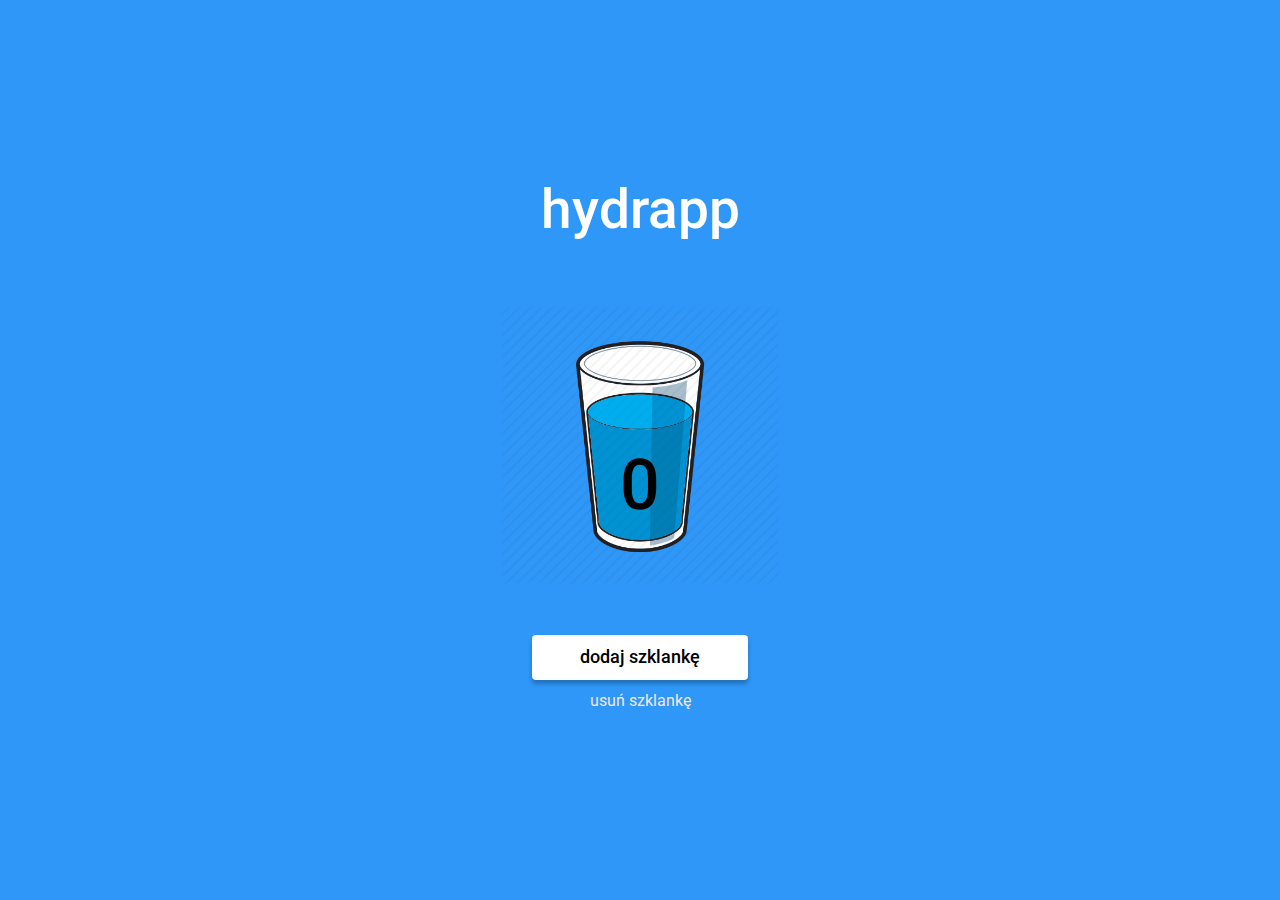
<file: index.html>
<!doctype html><html lang="pl"><head><meta charset="UTF-8"/><meta name="viewport" content="width=device-width,initial-scale=1"/><title>Hydrapp</title><meta name="description" content="Aplikacja pokazująca liczbę wypitych szklanek wody"/><meta property="og:title" content="Hydrapp"/><meta property="og:description" content="Aplikacja pokazująca liczbę wypitych szklanek wody"/><meta property="og:url" content="https://github.com/nazrep/hydrapp"/><meta property="og:image" content="https://github.com/nazrep/hydrapp/public/og.png"/><link rel="apple-touch-icon" sizes="180x180" href="pwa/apple-icon-180.png"/><link rel="apple-touch-icon" sizes="167x167" href="pwa/apple-icon-167.png"/><link rel="apple-touch-icon" sizes="152x152" href="pwa/apple-icon-152.png"/><link rel="apple-touch-icon" sizes="120x120" href="pwa/apple-icon-120.png"/><meta name="apple-mobile-web-app-capable" content="yes"/><link rel="apple-touch-startup-image" href="pwa/apple-splash-2048-2732.png" media="(device-width: 1024px) and (device-height: 1366px) and (-webkit-device-pixel-ratio: 2) and (orientation: portrait)"/><link rel="apple-touch-startup-image" href="pwa/apple-splash-2732-2048.png" media="(device-width: 1024px) and (device-height: 1366px) and (-webkit-device-pixel-ratio: 2) and (orientation: landscape)"/><link rel="apple-touch-startup-image" href="pwa/apple-splash-1668-2388.png" media="(device-width: 834px) and (device-height: 1194px) and (-webkit-device-pixel-ratio: 2) and (orientation: portrait)"/><link rel="apple-touch-startup-image" href="pwa/apple-splash-2388-1668.png" media="(device-width: 834px) and (device-height: 1194px) and (-webkit-device-pixel-ratio: 2) and (orientation: landscape)"/><link rel="apple-touch-startup-image" href="pwa/apple-splash-1668-2224.png" media="(device-width: 834px) and (device-height: 1112px) and (-webkit-device-pixel-ratio: 2) and (orientation: portrait)"/><link rel="apple-touch-startup-image" href="pwa/apple-splash-2224-1668.png" media="(device-width: 834px) and (device-height: 1112px) and (-webkit-device-pixel-ratio: 2) and (orientation: landscape)"/><link rel="apple-touch-startup-image" href="pwa/apple-splash-1536-2048.png" media="(device-width: 768px) and (device-height: 1024px) and (-webkit-device-pixel-ratio: 2) and (orientation: portrait)"/><link rel="apple-touch-startup-image" href="pwa/apple-splash-2048-1536.png" media="(device-width: 768px) and (device-height: 1024px) and (-webkit-device-pixel-ratio: 2) and (orientation: landscape)"/><link rel="apple-touch-startup-image" href="pwa/apple-splash-1242-2688.png" media="(device-width: 414px) and (device-height: 896px) and (-webkit-device-pixel-ratio: 3) and (orientation: portrait)"/><link rel="apple-touch-startup-image" href="pwa/apple-splash-2688-1242.png" media="(device-width: 414px) and (device-height: 896px) and (-webkit-device-pixel-ratio: 3) and (orientation: landscape)"/><link rel="apple-touch-startup-image" href="pwa/apple-splash-1125-2436.png" media="(device-width: 375px) and (device-height: 812px) and (-webkit-device-pixel-ratio: 3) and (orientation: portrait)"/><link rel="apple-touch-startup-image" href="pwa/apple-splash-2436-1125.png" media="(device-width: 375px) and (device-height: 812px) and (-webkit-device-pixel-ratio: 3) and (orientation: landscape)"/><link rel="apple-touch-startup-image" href="pwa/apple-splash-828-1792.png" media="(device-width: 414px) and (device-height: 896px) and (-webkit-device-pixel-ratio: 2) and (orientation: portrait)"/><link rel="apple-touch-startup-image" href="pwa/apple-splash-1792-828.png" media="(device-width: 414px) and (device-height: 896px) and (-webkit-device-pixel-ratio: 2) and (orientation: landscape)"/><link rel="apple-touch-startup-image" href="pwa/apple-splash-1242-2208.png" media="(device-width: 414px) and (device-height: 736px) and (-webkit-device-pixel-ratio: 3) and (orientation: portrait)"/><link rel="apple-touch-startup-image" href="pwa/apple-splash-2208-1242.png" media="(device-width: 414px) and (device-height: 736px) and (-webkit-device-pixel-ratio: 3) and (orientation: landscape)"/><link rel="apple-touch-startup-image" href="pwa/apple-splash-750-1334.png" media="(device-width: 375px) and (device-height: 667px) and (-webkit-device-pixel-ratio: 2) and (orientation: portrait)"/><link rel="apple-touch-startup-image" href="pwa/apple-splash-1334-750.png" media="(device-width: 375px) and (device-height: 667px) and (-webkit-device-pixel-ratio: 2) and (orientation: landscape)"/><link rel="apple-touch-startup-image" href="pwa/apple-splash-640-1136.png" media="(device-width: 320px) and (device-height: 568px) and (-webkit-device-pixel-ratio: 2) and (orientation: portrait)"/><link rel="apple-touch-startup-image" href="pwa/apple-splash-1136-640.png" media="(device-width: 320px) and (device-height: 568px) and (-webkit-device-pixel-ratio: 2) and (orientation: landscape)"/><link href="index.b84041c1.css" rel="stylesheet"></head><body><main class="app"><h1 class="app__title">hydrapp</h1><div class="glass"><span class="glass__counter glass__counter--js">0</span></div><button id="buttonAdd" class="button--add button__add--js">dodaj szklankę</button> <button id="buttonRemove" class="button--remove button__remove--js">usuń szklankę</button></main><script src="index.b84041c1.js"></script></body></html>
</file>
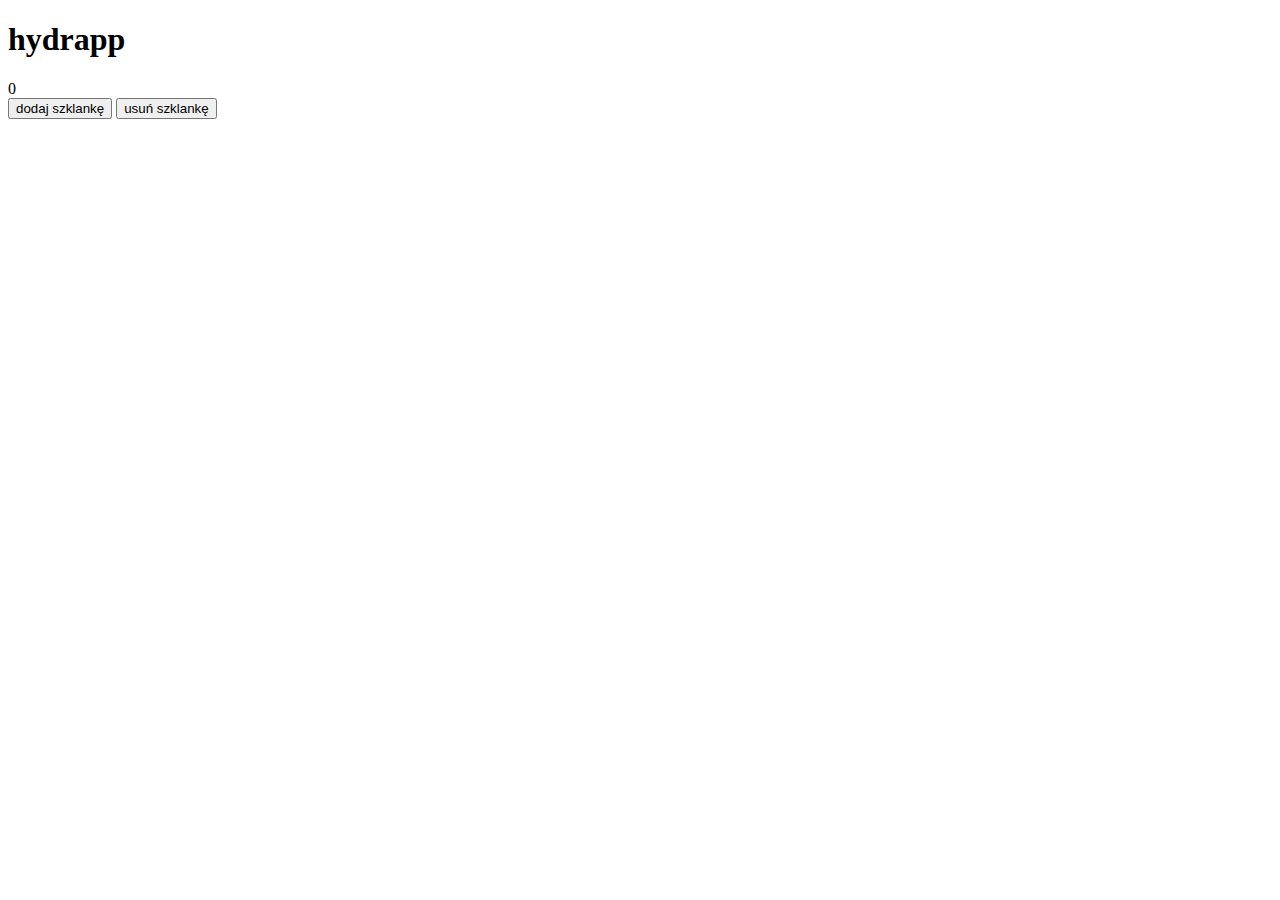
<file: src/pages/index.html>
<!DOCTYPE html>
<html lang="pl">

<head>
    <meta charset="UTF-8" />
    <meta name="viewport" content="width=device-width, initial-scale=1.0" />
    <title>Hydrapp</title>
    <meta name="description" content="Aplikacja pokazująca liczbę wypitych szklanek wody" />
    <!-- Title -->
    <meta property="og:title" content="Hydrapp" />
    <!-- OPTIONAL description. 2-4 sentences. -->
    <meta property="og:description" content="Aplikacja pokazująca liczbę wypitych szklanek wody" />
    <!-- full url with http(s) ie. https://maciejkorsan.github.io/my-repo/ -->
    <meta property="og:url" content="https://github.com/nazrep/hydrapp" />
    <!-- full url to the image with http(s) ie. https://maciejkorsan.github.io/my-repo/assets/img/fb.png. Facebook suggests at least 1200 x 630. -->
    <meta property="og:image" content="https://github.com/nazrep/hydrapp/public/og.png" />

    <!-- uncomment the line below to enable PWA  -->
    <!-- <link rel="manifest" href="manifest.json" /> -->

    <link rel="apple-touch-icon" sizes="180x180" href="pwa/apple-icon-180.png" />
    <link rel="apple-touch-icon" sizes="167x167" href="pwa/apple-icon-167.png" />
    <link rel="apple-touch-icon" sizes="152x152" href="pwa/apple-icon-152.png" />
    <link rel="apple-touch-icon" sizes="120x120" href="pwa/apple-icon-120.png" />

    <meta name="apple-mobile-web-app-capable" content="yes" />

    <link rel="apple-touch-startup-image" href="pwa/apple-splash-2048-2732.png" media="(device-width: 1024px) and (device-height: 1366px) and (-webkit-device-pixel-ratio: 2) and (orientation: portrait)" />
    <link rel="apple-touch-startup-image" href="pwa/apple-splash-2732-2048.png" media="(device-width: 1024px) and (device-height: 1366px) and (-webkit-device-pixel-ratio: 2) and (orientation: landscape)" />
    <link rel="apple-touch-startup-image" href="pwa/apple-splash-1668-2388.png" media="(device-width: 834px) and (device-height: 1194px) and (-webkit-device-pixel-ratio: 2) and (orientation: portrait)" />
    <link rel="apple-touch-startup-image" href="pwa/apple-splash-2388-1668.png" media="(device-width: 834px) and (device-height: 1194px) and (-webkit-device-pixel-ratio: 2) and (orientation: landscape)" />
    <link rel="apple-touch-startup-image" href="pwa/apple-splash-1668-2224.png" media="(device-width: 834px) and (device-height: 1112px) and (-webkit-device-pixel-ratio: 2) and (orientation: portrait)" />
    <link rel="apple-touch-startup-image" href="pwa/apple-splash-2224-1668.png" media="(device-width: 834px) and (device-height: 1112px) and (-webkit-device-pixel-ratio: 2) and (orientation: landscape)" />
    <link rel="apple-touch-startup-image" href="pwa/apple-splash-1536-2048.png" media="(device-width: 768px) and (device-height: 1024px) and (-webkit-device-pixel-ratio: 2) and (orientation: portrait)" />
    <link rel="apple-touch-startup-image" href="pwa/apple-splash-2048-1536.png" media="(device-width: 768px) and (device-height: 1024px) and (-webkit-device-pixel-ratio: 2) and (orientation: landscape)" />
    <link rel="apple-touch-startup-image" href="pwa/apple-splash-1242-2688.png" media="(device-width: 414px) and (device-height: 896px) and (-webkit-device-pixel-ratio: 3) and (orientation: portrait)" />
    <link rel="apple-touch-startup-image" href="pwa/apple-splash-2688-1242.png" media="(device-width: 414px) and (device-height: 896px) and (-webkit-device-pixel-ratio: 3) and (orientation: landscape)" />
    <link rel="apple-touch-startup-image" href="pwa/apple-splash-1125-2436.png" media="(device-width: 375px) and (device-height: 812px) and (-webkit-device-pixel-ratio: 3) and (orientation: portrait)" />
    <link rel="apple-touch-startup-image" href="pwa/apple-splash-2436-1125.png" media="(device-width: 375px) and (device-height: 812px) and (-webkit-device-pixel-ratio: 3) and (orientation: landscape)" />
    <link rel="apple-touch-startup-image" href="pwa/apple-splash-828-1792.png" media="(device-width: 414px) and (device-height: 896px) and (-webkit-device-pixel-ratio: 2) and (orientation: portrait)" />
    <link rel="apple-touch-startup-image" href="pwa/apple-splash-1792-828.png" media="(device-width: 414px) and (device-height: 896px) and (-webkit-device-pixel-ratio: 2) and (orientation: landscape)" />
    <link rel="apple-touch-startup-image" href="pwa/apple-splash-1242-2208.png" media="(device-width: 414px) and (device-height: 736px) and (-webkit-device-pixel-ratio: 3) and (orientation: portrait)" />
    <link rel="apple-touch-startup-image" href="pwa/apple-splash-2208-1242.png" media="(device-width: 414px) and (device-height: 736px) and (-webkit-device-pixel-ratio: 3) and (orientation: landscape)" />
    <link rel="apple-touch-startup-image" href="pwa/apple-splash-750-1334.png" media="(device-width: 375px) and (device-height: 667px) and (-webkit-device-pixel-ratio: 2) and (orientation: portrait)" />
    <link rel="apple-touch-startup-image" href="pwa/apple-splash-1334-750.png" media="(device-width: 375px) and (device-height: 667px) and (-webkit-device-pixel-ratio: 2) and (orientation: landscape)" />
    <link rel="apple-touch-startup-image" href="pwa/apple-splash-640-1136.png" media="(device-width: 320px) and (device-height: 568px) and (-webkit-device-pixel-ratio: 2) and (orientation: portrait)" />
    <link rel="apple-touch-startup-image" href="pwa/apple-splash-1136-640.png" media="(device-width: 320px) and (device-height: 568px) and (-webkit-device-pixel-ratio: 2) and (orientation: landscape)" />
</head>

<body>
    <main class="app">
        <h1 class="app__title">hydrapp</h1>
        <div class="glass">
            <span class="glass__counter glass__counter--js">0</span>
        </div>
        <button id="buttonAdd" class="button--add button__add--js">dodaj szklankę</button>
        <button id="buttonRemove" class="button--remove button__remove--js">usuń szklankę</button>
    </main>
</body>

</html>
</file>
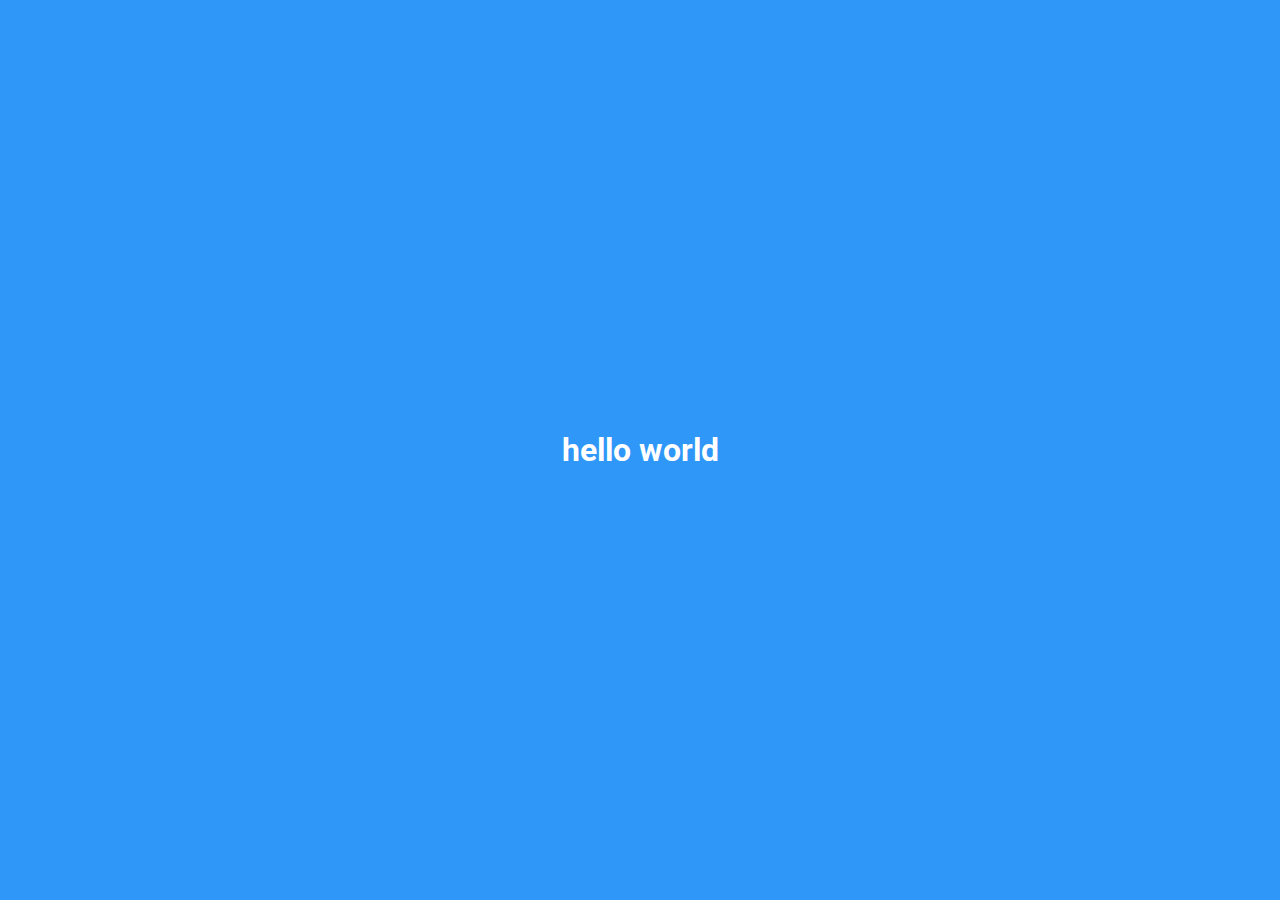
<file: another.html>
<!doctype html><html lang="en"><head><meta charset="UTF-8"><meta name="viewport" content="width=device-width,initial-scale=1"><title>WTF Webpack starterkit</title><link href="index.b84041c1.css" rel="stylesheet"></head><body><div class="hello"></div><h1>hello world</h1><script src="index.b84041c1.js"></script><script src="another.b84041c1.js"></script></body></html>
</file>
<file: index.b84041c1.css>
@import url(https://fonts.googleapis.com/css2?family=Roboto:wght@400;500&display=swap);
/*! normalize.css v8.0.1 | MIT License | github.com/necolas/normalize.css */html{line-height:1.15;-webkit-text-size-adjust:100%}body{margin:0}main{display:block}h1{font-size:2em;margin:.67em 0}hr{box-sizing:content-box;height:0;overflow:visible}pre{font-family:monospace,monospace;font-size:1em}a{background-color:transparent}abbr[title]{border-bottom:none;text-decoration:underline;text-decoration:underline dotted}b,strong{font-weight:bolder}code,kbd,samp{font-family:monospace,monospace;font-size:1em}small{font-size:80%}sub,sup{font-size:75%;line-height:0;position:relative;vertical-align:baseline}sub{bottom:-.25em}sup{top:-.5em}img{border-style:none}button,input,optgroup,select,textarea{font-family:inherit;font-size:100%;line-height:1.15;margin:0}button,input{overflow:visible}button,select{text-transform:none}[type=button],[type=reset],[type=submit],button{-webkit-appearance:button}[type=button]::-moz-focus-inner,[type=reset]::-moz-focus-inner,[type=submit]::-moz-focus-inner,button::-moz-focus-inner{border-style:none;padding:0}[type=button]:-moz-focusring,[type=reset]:-moz-focusring,[type=submit]:-moz-focusring,button:-moz-focusring{outline:1px dotted ButtonText}fieldset{padding:.35em .75em .625em}legend{box-sizing:border-box;color:inherit;display:table;max-width:100%;padding:0;white-space:normal}progress{vertical-align:baseline}textarea{overflow:auto}[type=checkbox],[type=radio]{box-sizing:border-box;padding:0}[type=number]::-webkit-inner-spin-button,[type=number]::-webkit-outer-spin-button{height:auto}[type=search]{-webkit-appearance:textfield;outline-offset:-2px}[type=search]::-webkit-search-decoration{-webkit-appearance:none}::-webkit-file-upload-button{-webkit-appearance:button;font:inherit}details{display:block}summary{display:list-item}[hidden],template{display:none}.app__title{font-weight:500;font-style:normal;font-size:55px;line-height:64px;margin:0 0 64px;text-align:center}.glass{width:280px;height:280px;background:url(img/unnamed.cb5e2452.png);background-size:contain;display:flex;align-items:center;justify-content:center;margin-bottom:50px}.glass__counter{font-weight:500;font-size:70px;color:#000;margin-top:80px}.button--add{font-family:Roboto;font-style:normal;font-weight:500;font-size:18px;border:none;background-color:#fff;box-shadow:0 4px 4px rgba(0,0,0,.25);border-radius:4px}.button--add,.button--remove{display:block;margin:0 auto;width:216px;box-sizing:border-box;padding:12px}.button--remove{border:none;background:none;color:#f5e5e7}body{background:#2e97f8;color:#fff;display:flex;align-items:center;justify-content:center;min-height:100vh;font-family:Roboto,sans-serif}
</file>
